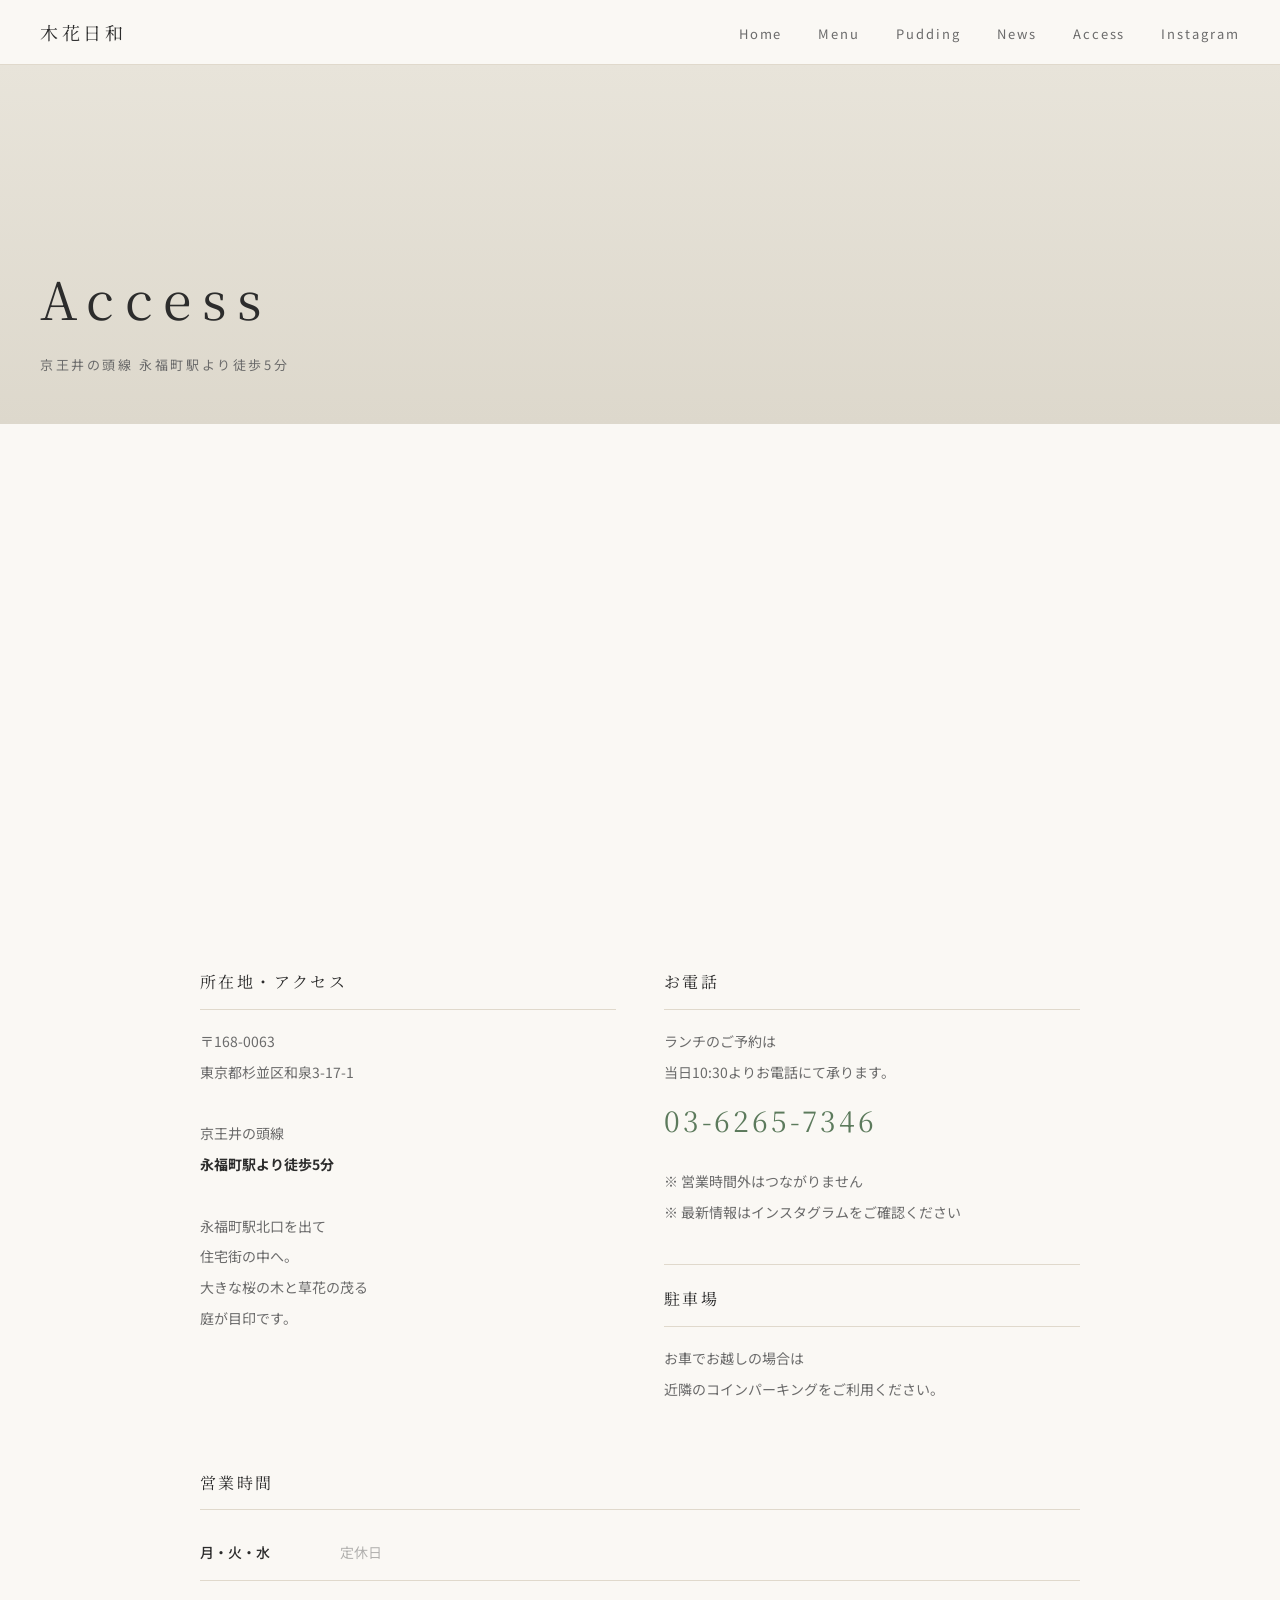
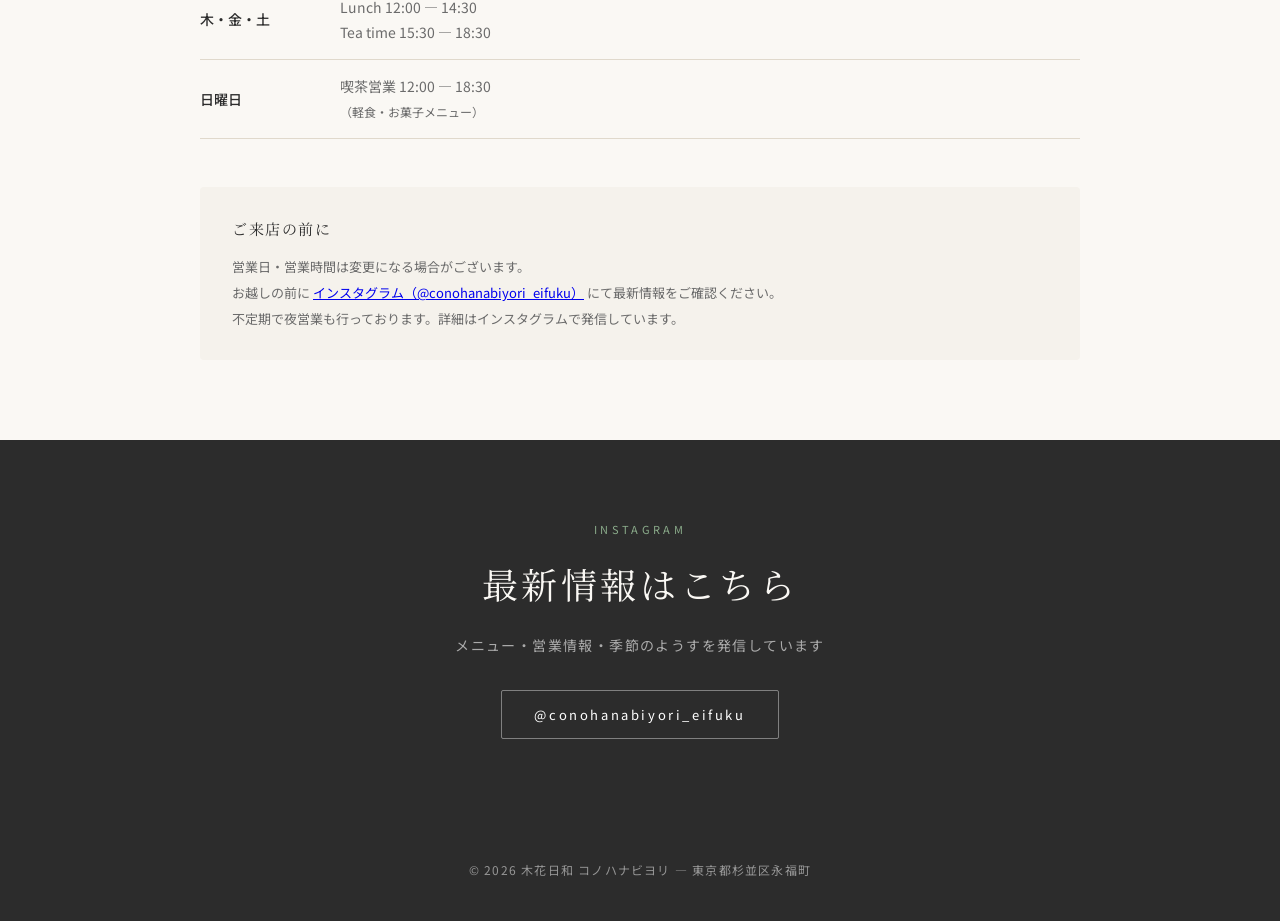
<file: access.html>
<!DOCTYPE html>
<html lang="ja">
<head>
    <meta charset="UTF-8">
    <meta name="viewport" content="width=device-width, initial-scale=1.0">
    <title>Access — 木花日和</title>
    <meta name="description" content="木花日和へのアクセス。京王井の頭線 永福町駅より徒歩5分。東京都杉並区和泉3-17-1。">
    <!-- SEO対策 -->
    <meta name="keywords" content="木花日和,アクセス,場所,永福町駅,杉並区和泉,地図,営業時間,予約">
    <meta name="robots" content="index, follow">
    <link rel="canonical" href="https://ken0014.github.io/conohanabiyori-web/access.html">
    <link rel="preconnect" href="https://fonts.googleapis.com">
    <link href="https://fonts.googleapis.com/css2?family=Noto+Serif+JP:wght@400;500&family=Noto+Sans+JP:wght@400;500&display=swap" rel="stylesheet">
    <!-- OGP設定 -->
    <meta property="og:title" content="木花日和 - 永福町の古民家喫茶">
    <meta property="og:description" content="築90年の古民家一角にある小さな喫茶。大きな桜の木と草花の茂る庭が目印。東京・永福町。homemadecake&food naturalwine">
    <meta property="og:type" content="website">
    <meta property="og:url" content="https://ken0014.github.io/conohanabiyori-web/">
    <meta property="og:image" content="https://ken0014.github.io/conohanabiyori-web/images/ogp.jpg">
    <meta property="og:site_name" content="木花日和">
    <meta property="og:locale" content="ja_JP">
    <meta name="twitter:card" content="summary_large_image">
    <meta name="twitter:title" content="木花日和 - 永福町の古民家喫茶">
    <meta name="twitter:description" content="築90年の古民家一角にある小さな喫茶。大きな桜の木と草花の茂る庭が目印。東京・永福町。">
    <meta name="twitter:image" content="https://ken0014.github.io/conohanabiyori-web/images/ogp.jpg">
    <link rel="stylesheet" href="css/style.css">
    <style>
        .page-hero {
            height: 40vh;
            min-height: 280px;
            display: flex;
            flex-direction: column;
            justify-content: flex-end;
            padding: 48px 40px;
            background: linear-gradient(180deg, #e8e4da 0%, #ddd8cc 100%);
            margin-top: 64px;
        }
        .page-hero h1 {
            font-family: var(--font-serif);
            font-size: clamp(32px, 5vw, 52px);
            font-weight: 400;
            letter-spacing: 0.2em;
            color: var(--color-text);
        }
        .page-hero p {
            font-size: 13px;
            letter-spacing: 0.2em;
            color: var(--color-text-light);
            margin-top: 8px;
        }
        .access-section {
            padding: 80px 40px;
            max-width: 960px;
            margin: 0 auto;
        }
        .access-map {
            width: 100%;
            height: 400px;
            border: none;
            border-radius: 4px;
            filter: grayscale(15%);
            margin-bottom: 64px;
            display: block;
        }
        .access-details {
            display: grid;
            grid-template-columns: 1fr 1fr;
            gap: 48px;
            margin-bottom: 64px;
        }
        .access-block h3 {
            font-family: var(--font-serif);
            font-size: 16px;
            font-weight: 400;
            letter-spacing: 0.15em;
            color: var(--color-text);
            margin-bottom: 16px;
            padding-bottom: 12px;
            border-bottom: 1px solid var(--color-border);
        }
        .access-block p {
            font-size: 14px;
            color: var(--color-text-light);
            line-height: 2.2;
        }
        .access-block a {
            color: var(--color-accent);
            text-decoration: none;
        }
        .hours-table {
            width: 100%;
            border-collapse: collapse;
            font-size: 14px;
        }
        .hours-table tr {
            border-bottom: 1px solid var(--color-border);
        }
        .hours-table td {
            padding: 14px 0;
            color: var(--color-text-light);
            line-height: 1.8;
        }
        .hours-table td:first-child {
            color: var(--color-text);
            font-weight: 500;
            width: 140px;
        }
        .hours-table .closed {
            color: var(--color-text-light);
            opacity: 0.5;
        }
        .note-box {
            background: #f5f2ec;
            border-radius: 4px;
            padding: 28px 32px;
            margin-top: 48px;
        }
        .note-box h3 {
            font-family: var(--font-serif);
            font-size: 15px;
            font-weight: 400;
            letter-spacing: 0.1em;
            color: var(--color-text);
            margin-bottom: 12px;
        }
        .note-box p {
            font-size: 13px;
            color: var(--color-text-light);
            line-height: 2;
        }
        .tel-link {
            font-family: var(--font-serif);
            font-size: 28px;
            color: var(--color-accent);
            text-decoration: none;
            letter-spacing: 0.1em;
            display: inline-block;
            margin: 8px 0;
        }
        @media (max-width: 768px) {
            .access-details {
                grid-template-columns: 1fr;
                gap: 32px;
            }
            .access-section {
                padding: 48px 20px;
            }
            .page-hero {
                padding: 32px 20px;
            }
        }
    </style>
</head>
<body>

    <nav>
        <a href="index.html" class="nav-logo">木花日和</a>
        <button class="hamburger" id="hamburger" aria-label="メニュー">
            <span></span>
            <span></span>
            <span></span>
        </button>
        <ul class="nav-links" id="nav-links">
            <li><a href="index.html">Home</a></li>
            <li><a href="menu.html">Menu</a></li>
            <li><a href="gallery.html">Pudding</a></li>
            <li><a href="news.html">News</a></li>
            <li><a href="access.html">Access</a></li>
            <li><a href="https://www.instagram.com/conohanabiyori_eifuku/" target="_blank">Instagram</a></li>
        </ul>
    </nav>

    <div class="page-hero">
        <h1>Access</h1>
        <p>京王井の頭線 永福町駅より徒歩5分</p>
    </div>

    <div class="access-section">

        <!-- 地図 -->
        <iframe
            class="access-map"
            src="https://www.google.com/maps/embed?pb=!1m18!1m12!1m3!1d3242.073!2d139.6436875!3d35.6767952!2m3!1f0!2f0!3f0!3m2!1i1024!2i768!4f13.1!3m3!1m2!1s0x6018f39dd352de5d%3A0xfa0f48b3ba2a3330!2z5p2x6Iqx5pel5ZKM!5e0!3m2!1sja!2sjp!4v1711234567890"
            allowfullscreen=""
            loading="lazy"
            referrerpolicy="no-referrer-when-downgrade">
        </iframe>

        <!-- 基本情報・営業時間 -->
        <div class="access-details">

            <div class="access-block">
                <h3>所在地・アクセス</h3>
                <p>
                    〒168-0063<br>
                    東京都杉並区和泉3-17-1<br>
                    <br>
                    京王井の頭線<br>
                    <strong style="color: var(--color-text);">永福町駅より徒歩5分</strong><br>
                    <br>
                    永福町駅北口を出て<br>
                    住宅街の中へ。<br>
                    大きな桜の木と草花の茂る<br>
                    庭が目印です。
                </p>
            </div>

            <div class="access-block">
                <h3>お電話</h3>
                <p>ランチのご予約は<br>当日10:30よりお電話にて承ります。</p>
                <a href="tel:0362657346" class="tel-link">03-6265-7346</a>
                <p style="margin-top: 12px;">
                    ※ 営業時間外はつながりません<br>
                    ※ 最新情報はインスタグラムをご確認ください
                </p>
                <br>
                <h3 style="border-top: 1px solid var(--color-border); padding-top: 20px; margin-top: 8px;">駐車場</h3>
                <p>お車でお越しの場合は<br>近隣のコインパーキングをご利用ください。</p>
            </div>

        </div>

        <!-- 営業時間表 -->
        <div class="access-block">
            <h3>営業時間</h3>
            <table class="hours-table">
                <tr>
                    <td>月・火・水</td>
                    <td class="closed">定休日</td>
                </tr>
                <tr>
                    <td>木・金・土</td>
                    <td>
                        Lunch 12:00 — 14:30<br>
                        Tea time 15:30 — 18:30
                    </td>
                </tr>
                <tr>
                    <td>日曜日</td>
                    <td>
                        喫茶営業 12:00 — 18:30<br>
                        <span style="font-size: 12px;">（軽食・お菓子メニュー）</span>
                    </td>
                </tr>
            </table>
        </div>

        <!-- お知らせ -->
        <div class="note-box">
            <h3>ご来店の前に</h3>
            <p>
                営業日・営業時間は変更になる場合がございます。<br>
                お越しの前に <a href="https://www.instagram.com/conohanabiyori_eifuku/" target="_blank">インスタグラム（@conohanabiyori_eifuku）</a> にて最新情報をご確認ください。<br>
                不定期で夜営業も行っております。詳細はインスタグラムで発信しています。
            </p>
        </div>

    </div>

    <!-- インスタグラムセクション -->
    <div class="instagram-section">
        <p class="section-label">Instagram</p>
        <h2 class="section-title">最新情報はこちら</h2>
        <p style="font-size: 14px; color: rgba(255,255,255,0.6); letter-spacing: 0.1em;">
            メニュー・営業情報・季節のようすを発信しています
        </p>
        <a href="https://www.instagram.com/conohanabiyori_eifuku/" target="_blank" class="instagram-link">
            @conohanabiyori_eifuku
        </a>
    </div>

    <footer>
        <p>© 2026 木花日和 コノハナビヨリ — 東京都杉並区永福町</p>
    </footer>

    <script>
        const hamburger = document.getElementById('hamburger');
        const navLinks = document.getElementById('nav-links');
        if (hamburger) {
            hamburger.addEventListener('click', () => {
                hamburger.classList.toggle('active');
                navLinks.classList.toggle('open');
            });
            navLinks.querySelectorAll('a').forEach(link => {
                link.addEventListener('click', () => {
                    hamburger.classList.remove('active');
                    navLinks.classList.remove('open');
                });
            });
        }

        const observer = new IntersectionObserver((entries) => {
            entries.forEach(entry => {
                if (entry.isIntersecting) {
                    entry.target.classList.add('visible');
                }
            });
        }, { threshold: 0.1 });

        document.querySelectorAll('.fade-in').forEach(el => {
            observer.observe(el);
        });
    </script>

</body>
</html>
</file>
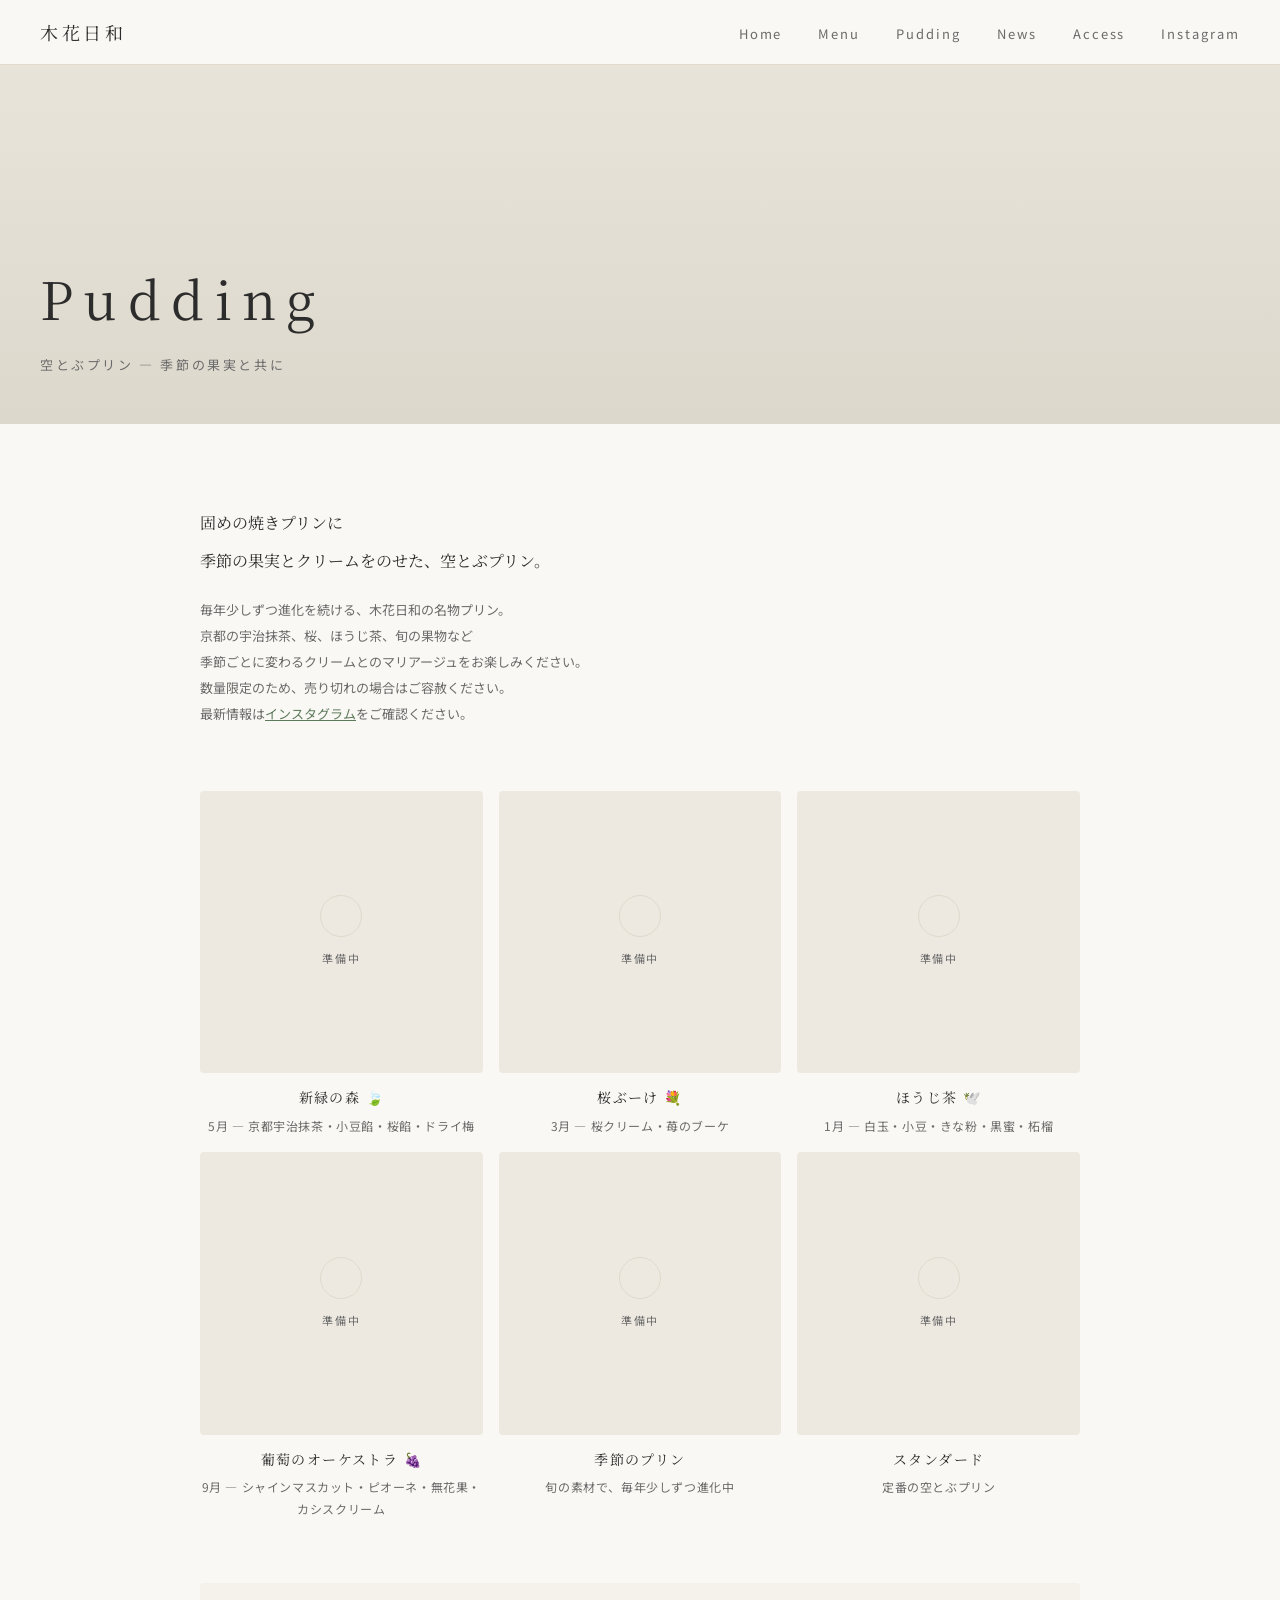
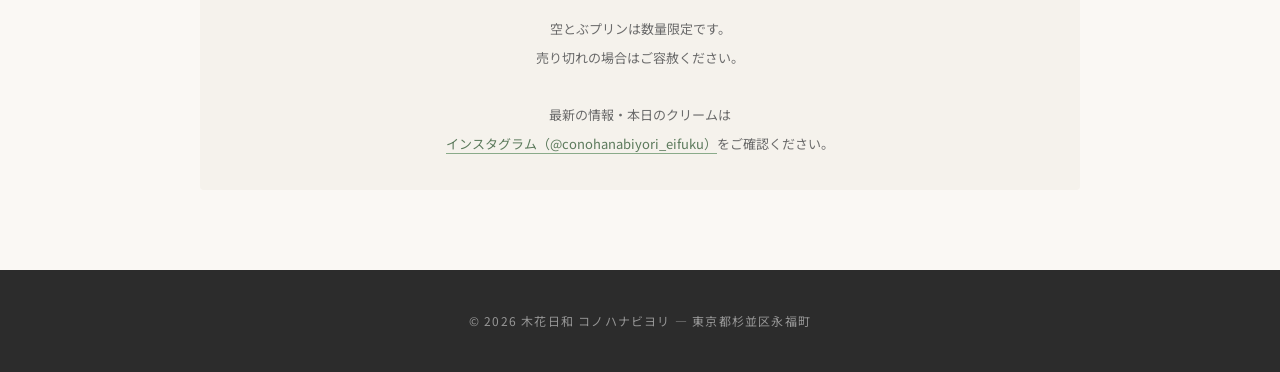
<file: gallery.html>
<!DOCTYPE html>
<html lang="ja">
<head>
    <meta charset="UTF-8">
    <meta name="viewport" content="width=device-width, initial-scale=1.0">
    <title>Pudding — 木花日和</title>
    <meta name="description" content="木花日和の名物・空とぶプリン。季節ごとに変わるクリームと固めの焼きプリンのマリアージュ。">
    <link rel="preconnect" href="https://fonts.googleapis.com">
    <link href="https://fonts.googleapis.com/css2?family=Noto+Serif+JP:wght@400;500&family=Noto+Sans+JP:wght@400;500&display=swap" rel="stylesheet">
    <!-- OGP設定 -->
    <meta property="og:title" content="Pudding — 木花日和">
    <meta property="og:description" content="木花日和の名物・空とぶプリン。季節ごとに変わるクリームと固めの焼きプリンのマリアージュ。">
    <meta property="og:type" content="website">
    <meta property="og:url" content="https://ken0014.github.io/conohanabiyori-web/gallery.html">
    <meta property="og:image" content="https://ken0014.github.io/conohanabiyori-web/images/ogp.jpg">
    <meta property="og:site_name" content="木花日和">
    <meta property="og:locale" content="ja_JP">
    <link rel="stylesheet" href="css/style.css">
    <style>
        .page-hero {
            height: 40vh;
            min-height: 280px;
            display: flex;
            flex-direction: column;
            justify-content: flex-end;
            padding: 48px 40px;
            background: linear-gradient(180deg, #e8e4da 0%, #ddd8cc 100%);
            margin-top: 64px;
        }
        .page-hero h1 {
            font-family: var(--font-serif);
            font-size: clamp(32px, 5vw, 52px);
            font-weight: 400;
            letter-spacing: 0.2em;
            color: var(--color-text);
        }
        .page-hero p {
            font-size: 13px;
            letter-spacing: 0.2em;
            color: var(--color-text-light);
            margin-top: 8px;
        }
        .pudding-section {
            padding: 80px 40px;
            max-width: 960px;
            margin: 0 auto;
        }
        .pudding-intro {
            max-width: 600px;
            margin-bottom: 64px;
        }
        .pudding-intro p {
            font-family: var(--font-serif);
            font-size: 16px;
            line-height: 2.4;
            color: var(--color-text);
            margin-bottom: 16px;
        }
        .pudding-intro .note {
            font-size: 13px;
            color: var(--color-text-light);
            line-height: 2;
            font-family: var(--font-sans);
        }
        .pudding-grid {
            display: grid;
            grid-template-columns: repeat(3, 1fr);
            gap: 16px;
        }
        .pudding-item {
            display: flex;
            flex-direction: column;
            gap: 12px;
        }
        .pudding-photo {
            aspect-ratio: 1;
            overflow: hidden;
            border-radius: 4px;
            background: #ede9e1;
            position: relative;
        }
        .pudding-photo img {
            width: 100%;
            height: 100%;
            object-fit: cover;
            transition: transform 0.5s ease;
        }
        .pudding-photo:hover img {
            transform: scale(1.04);
        }
        .pudding-placeholder {
            width: 100%;
            height: 100%;
            display: flex;
            flex-direction: column;
            align-items: center;
            justify-content: center;
            gap: 12px;
            color: var(--color-text-light);
        }
        .pudding-placeholder::before {
            content: '';
            width: 40px;
            height: 40px;
            border: 1px solid var(--color-border);
            border-radius: 50%;
        }
        .pudding-placeholder span {
            font-size: 11px;
            letter-spacing: 0.15em;
        }
        .pudding-caption {
            text-align: center;
        }
        .pudding-caption h3 {
            font-family: var(--font-serif);
            font-size: 14px;
            font-weight: 400;
            letter-spacing: 0.1em;
            color: var(--color-text);
            margin-bottom: 4px;
        }
        .pudding-caption p {
            font-size: 12px;
            color: var(--color-text-light);
            letter-spacing: 0.05em;
        }
        .pudding-note {
            background: #f5f2ec;
            border-radius: 4px;
            padding: 32px;
            margin-top: 64px;
            text-align: center;
        }
        .pudding-note p {
            font-size: 13px;
            color: var(--color-text-light);
            line-height: 2.2;
        }
        .pudding-note a {
            color: var(--color-accent);
            text-decoration: none;
            border-bottom: 1px solid var(--color-accent-light);
        }
        @media (max-width: 768px) {
            .pudding-section {
                padding: 48px 20px;
            }
            .page-hero {
                padding: 32px 20px;
            }
            .pudding-grid {
                grid-template-columns: repeat(2, 1fr);
                gap: 12px;
            }
        }
    </style>
</head>
<body>

    <nav>
        <a href="index.html" class="nav-logo">木花日和</a>
        <button class="hamburger" id="hamburger" aria-label="メニュー">
            <span></span>
            <span></span>
            <span></span>
        </button>
        <ul class="nav-links" id="nav-links">
            <li><a href="index.html">Home</a></li>
            <li><a href="menu.html">Menu</a></li>
            <li><a href="gallery.html">Pudding</a></li>
            <li><a href="news.html">News</a></li>
            <li><a href="access.html">Access</a></li>
            <li><a href="https://www.instagram.com/conohanabiyori_eifuku/" target="_blank">Instagram</a></li>
        </ul>
    </nav>

    <div class="page-hero">
        <h1>Pudding</h1>
        <p>空とぶプリン — 季節の果実と共に</p>
    </div>

    <div class="pudding-section">

        <!-- イントロ -->
        <div class="pudding-intro fade-in">
            <p>
                固めの焼きプリンに<br>
                季節の果実とクリームをのせた、空とぶプリン。
            </p>
            <p class="note">
                毎年少しずつ進化を続ける、木花日和の名物プリン。<br>
                京都の宇治抹茶、桜、ほうじ茶、旬の果物など<br>
                季節ごとに変わるクリームとのマリアージュをお楽しみください。<br>
                数量限定のため、売り切れの場合はご容赦ください。<br>
                最新情報は<a href="https://www.instagram.com/conohanabiyori_eifuku/" target="_blank" style="color: var(--color-accent);">インスタグラム</a>をご確認ください。
            </p>
        </div>

        <!-- プリングリッド -->
        <div class="pudding-grid">

            <div class="pudding-item fade-in">
                <div class="pudding-photo">
                    <div class="pudding-placeholder">
                        <span>準備中</span>
                    </div>
                </div>
                <div class="pudding-caption">
                    <h3>新緑の森 🍃</h3>
                    <p>5月 — 京都宇治抹茶・小豆餡・桜餡・ドライ梅</p>
                </div>
            </div>

            <div class="pudding-item fade-in fade-in-delay-1">
                <div class="pudding-photo">
                    <div class="pudding-placeholder">
                        <span>準備中</span>
                    </div>
                </div>
                <div class="pudding-caption">
                    <h3>桜ぶーけ 💐</h3>
                    <p>3月 — 桜クリーム・苺のブーケ</p>
                </div>
            </div>

            <div class="pudding-item fade-in fade-in-delay-2">
                <div class="pudding-photo">
                    <div class="pudding-placeholder">
                        <span>準備中</span>
                    </div>
                </div>
                <div class="pudding-caption">
                    <h3>ほうじ茶 🕊️</h3>
                    <p>1月 — 白玉・小豆・きな粉・黒蜜・柘榴</p>
                </div>
            </div>

            <div class="pudding-item fade-in">
                <div class="pudding-photo">
                    <div class="pudding-placeholder">
                        <span>準備中</span>
                    </div>
                </div>
                <div class="pudding-caption">
                    <h3>葡萄のオーケストラ 🍇</h3>
                    <p>9月 — シャインマスカット・ピオーネ・無花果・カシスクリーム</p>
                </div>
            </div>

            <div class="pudding-item fade-in fade-in-delay-1">
                <div class="pudding-photo">
                    <div class="pudding-placeholder">
                        <span>準備中</span>
                    </div>
                </div>
                <div class="pudding-caption">
                    <h3>季節のプリン</h3>
                    <p>旬の素材で、毎年少しずつ進化中</p>
                </div>
            </div>

            <div class="pudding-item fade-in fade-in-delay-2">
                <div class="pudding-photo">
                    <div class="pudding-placeholder">
                        <span>準備中</span>
                    </div>
                </div>
                <div class="pudding-caption">
                    <h3>スタンダード</h3>
                    <p>定番の空とぶプリン</p>
                </div>
            </div>

        </div>

        <!-- 注意書き -->
        <div class="pudding-note fade-in">
            <p>
                空とぶプリンは数量限定です。<br>
                売り切れの場合はご容赦ください。<br>
                <br>
                最新の情報・本日のクリームは<br>
                <a href="https://www.instagram.com/conohanabiyori_eifuku/" target="_blank">インスタグラム（@conohanabiyori_eifuku）</a>をご確認ください。
            </p>
        </div>

    </div>

    <footer>
        <p>© 2026 木花日和 コノハナビヨリ — 東京都杉並区永福町</p>
    </footer>

    <script>
        const hamburger = document.getElementById('hamburger');
        const navLinks = document.getElementById('nav-links');
        if (hamburger) {
            hamburger.addEventListener('click', () => {
                hamburger.classList.toggle('active');
                navLinks.classList.toggle('open');
            });
            navLinks.querySelectorAll('a').forEach(link => {
                link.addEventListener('click', () => {
                    hamburger.classList.remove('active');
                    navLinks.classList.remove('open');
                });
            });
        }
        const observer = new IntersectionObserver((entries) => {
            entries.forEach(entry => {
                if (entry.isIntersecting) {
                    entry.target.classList.add('visible');
                }
            });
        }, { threshold: 0.1 });
        document.querySelectorAll('.fade-in').forEach(el => {
            observer.observe(el);
        });
    </script>

</body>
</html>
</file>
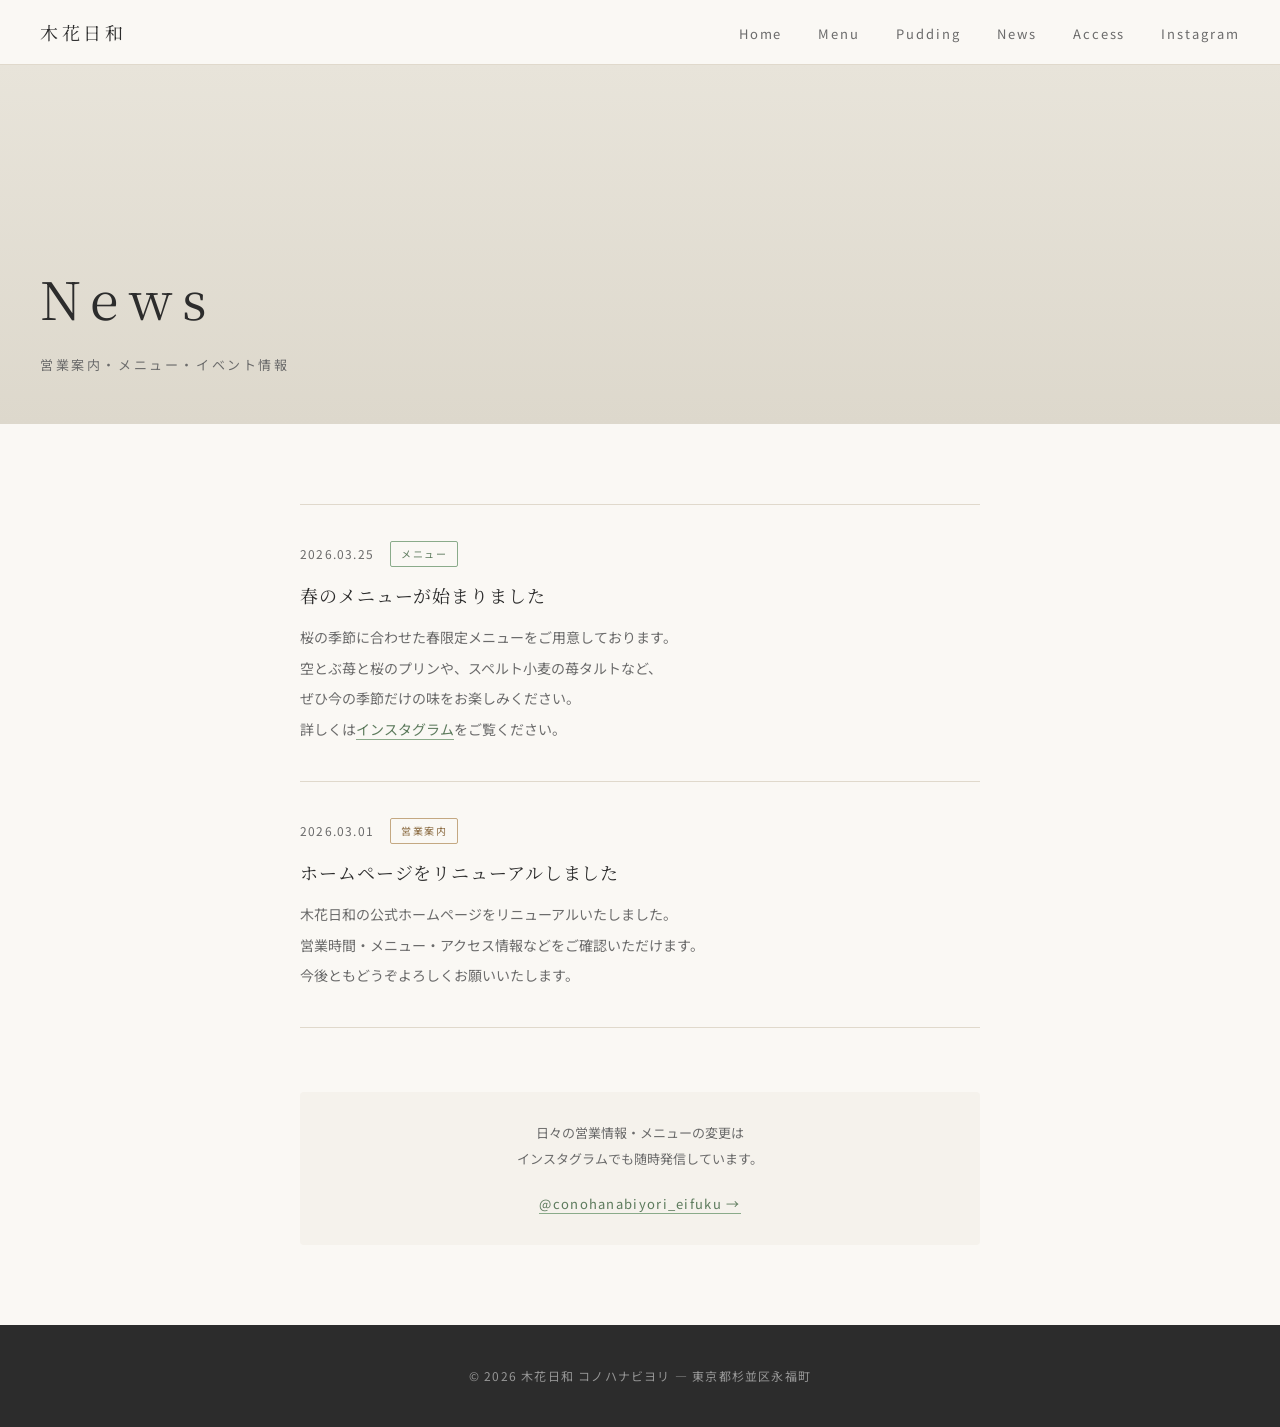
<file: news.html>
<!DOCTYPE html>
<html lang="ja">
<head>
    <meta charset="UTF-8">
    <meta name="viewport" content="width=device-width, initial-scale=1.0">
    <title>News — 木花日和</title>
    <meta name="description" content="木花日和のお知らせ。営業日変更・季節メニュー・イベント情報など。">
    <!-- SEO対策 -->
    <meta name="keywords" content="木花日和,お知らせ,営業案内,メニュー情報,イベント,永福町">
    <meta name="robots" content="index, follow">
    <link rel="canonical" href="https://ken0014.github.io/conohanabiyori-web/news.html">
    <link rel="preconnect" href="https://fonts.googleapis.com">
    <link href="https://fonts.googleapis.com/css2?family=Noto+Serif+JP:wght@400;500&family=Noto+Sans+JP:wght@400;500&display=swap" rel="stylesheet">
    <!-- OGP設定 -->
    <meta property="og:title" content="News — 木花日和">
    <meta property="og:description" content="木花日和のお知らせ。営業日変更・季節メニュー・イベント情報など。">
    <meta property="og:type" content="website">
    <meta property="og:url" content="https://ken0014.github.io/conohanabiyori-web/news.html">
    <meta property="og:image" content="https://ken0014.github.io/conohanabiyori-web/images/ogp.jpg">
    <meta property="og:site_name" content="木花日和">
    <meta property="og:locale" content="ja_JP">
    <link rel="stylesheet" href="css/style.css">
    <style>
        .page-hero {
            height: 40vh;
            min-height: 280px;
            display: flex;
            flex-direction: column;
            justify-content: flex-end;
            padding: 48px 40px;
            background: linear-gradient(180deg, #e8e4da 0%, #ddd8cc 100%);
            margin-top: 64px;
        }
        .page-hero h1 {
            font-family: var(--font-serif);
            font-size: clamp(32px, 5vw, 52px);
            font-weight: 400;
            letter-spacing: 0.2em;
            color: var(--color-text);
        }
        .page-hero p {
            font-size: 13px;
            letter-spacing: 0.2em;
            color: var(--color-text-light);
            margin-top: 8px;
        }
        .news-section {
            padding: 80px 40px;
            max-width: 760px;
            margin: 0 auto;
        }
        .news-list {
            list-style: none;
        }
        .news-item {
            border-bottom: 1px solid var(--color-border);
            padding: 36px 0;
        }
        .news-item:first-child {
            border-top: 1px solid var(--color-border);
        }
        .news-meta {
            display: flex;
            align-items: center;
            gap: 16px;
            margin-bottom: 14px;
        }
        .news-date {
            font-size: 12px;
            color: var(--color-text-light);
            letter-spacing: 0.1em;
        }
        .news-tag {
            display: inline-block;
            font-size: 10px;
            letter-spacing: 0.15em;
            padding: 3px 10px;
            border-radius: 2px;
            border: 1px solid var(--color-accent-light);
            color: var(--color-accent);
        }
        .news-tag.holiday {
            border-color: #c4a882;
            color: #8a6a40;
        }
        .news-tag.menu {
            border-color: var(--color-accent-light);
            color: var(--color-accent);
        }
        .news-tag.event {
            border-color: #a882c4;
            color: #6a408a;
        }
        .news-title {
            font-family: var(--font-serif);
            font-size: 18px;
            font-weight: 400;
            letter-spacing: 0.05em;
            color: var(--color-text);
            margin-bottom: 12px;
            line-height: 1.6;
        }
        .news-body {
            font-size: 14px;
            color: var(--color-text-light);
            line-height: 2.2;
        }
        .news-body a {
            color: var(--color-accent);
            text-decoration: none;
            border-bottom: 1px solid var(--color-accent-light);
        }
        .news-empty {
            text-align: center;
            padding: 80px 0;
            color: var(--color-text-light);
            font-size: 14px;
            line-height: 2;
        }
        .instagram-note {
            background: #f5f2ec;
            border-radius: 4px;
            padding: 28px 32px;
            margin-top: 64px;
            text-align: center;
        }
        .instagram-note p {
            font-size: 13px;
            color: var(--color-text-light);
            line-height: 2;
            margin-bottom: 16px;
        }
        .instagram-note a {
            color: var(--color-accent);
            text-decoration: none;
            border-bottom: 1px solid var(--color-accent-light);
            font-size: 13px;
            letter-spacing: 0.1em;
        }
        @media (max-width: 768px) {
            .news-section {
                padding: 48px 20px;
            }
            .page-hero {
                padding: 32px 20px;
            }
        }
    </style>
</head>
<body>

    <nav>
        <a href="index.html" class="nav-logo">木花日和</a>
        <button class="hamburger" id="hamburger" aria-label="メニュー">
            <span></span>
            <span></span>
            <span></span>
        </button>
        <ul class="nav-links" id="nav-links">
            <li><a href="index.html">Home</a></li>
            <li><a href="menu.html">Menu</a></li>
            <li><a href="gallery.html">Pudding</a></li>
            <li><a href="news.html">News</a></li>
            <li><a href="access.html">Access</a></li>
            <li><a href="https://www.instagram.com/conohanabiyori_eifuku/" target="_blank">Instagram</a></li>
        </ul>
    </nav>

    <div class="page-hero">
        <h1>News</h1>
        <p>営業案内・メニュー・イベント情報</p>
    </div>

    <div class="news-section">

        <ul class="news-list">

            <!-- お知らせ例：ここに追加していく -->
            <li class="news-item fade-in">
                <div class="news-meta">
                    <span class="news-date">2026.03.25</span>
                    <span class="news-tag menu">メニュー</span>
                </div>
                <h2 class="news-title">春のメニューが始まりました</h2>
                <p class="news-body">
                    桜の季節に合わせた春限定メニューをご用意しております。<br>
                    空とぶ苺と桜のプリンや、スペルト小麦の苺タルトなど、<br>
                    ぜひ今の季節だけの味をお楽しみください。<br>
                    詳しくは<a href="https://www.instagram.com/conohanabiyori_eifuku/" target="_blank">インスタグラム</a>をご覧ください。
                </p>
            </li>

            <li class="news-item fade-in">
                <div class="news-meta">
                    <span class="news-date">2026.03.01</span>
                    <span class="news-tag holiday">営業案内</span>
                </div>
                <h2 class="news-title">ホームページをリニューアルしました</h2>
                <p class="news-body">
                    木花日和の公式ホームページをリニューアルいたしました。<br>
                    営業時間・メニュー・アクセス情報などをご確認いただけます。<br>
                    今後ともどうぞよろしくお願いいたします。
                </p>
            </li>

        </ul>

        <!-- お知らせがない場合（上のリストを消したときに使う） -->
        <!--
        <div class="news-empty">
            <p>現在お知らせはありません。<br>最新情報はインスタグラムをご確認ください。</p>
        </div>
        -->

        <div class="instagram-note">
            <p>
                日々の営業情報・メニューの変更は<br>
                インスタグラムでも随時発信しています。
            </p>
            <a href="https://www.instagram.com/conohanabiyori_eifuku/" target="_blank">
                @conohanabiyori_eifuku →
            </a>
        </div>

    </div>

    <footer>
        <p>© 2026 木花日和 コノハナビヨリ — 東京都杉並区永福町</p>
    </footer>

    <script>
        const hamburger = document.getElementById('hamburger');
        const navLinks = document.getElementById('nav-links');
        if (hamburger) {
            hamburger.addEventListener('click', () => {
                hamburger.classList.toggle('active');
                navLinks.classList.toggle('open');
            });
            navLinks.querySelectorAll('a').forEach(link => {
                link.addEventListener('click', () => {
                    hamburger.classList.remove('active');
                    navLinks.classList.remove('open');
                });
            });
        }
        const observer = new IntersectionObserver((entries) => {
            entries.forEach(entry => {
                if (entry.isIntersecting) {
                    entry.target.classList.add('visible');
                }
            });
        }, { threshold: 0.1 });
        document.querySelectorAll('.fade-in').forEach(el => {
            observer.observe(el);
        });
    </script>

</body>
</html>
</file>
<file: css/style.css>
* {
    margin: 0;
    padding: 0;
    box-sizing: border-box;
}

:root {
    --color-bg: #faf8f4;
    --color-text: #2c2c2c;
    --color-text-light: #6b6b6b;
    --color-accent: #5c7a5c;
    --color-accent-light: #8aab8a;
    --color-border: #e0d9cc;
    --font-serif: 'Noto Serif JP', serif;
    --font-sans: 'Noto Sans JP', sans-serif;
}

body {
    background-color: var(--color-bg);
    color: var(--color-text);
    font-family: var(--font-sans);
    line-height: 1.8;
}

/* ナビゲーション */
nav {
    position: fixed;
    top: 0;
    width: 100%;
    background: rgba(250, 248, 244, 0.95);
    backdrop-filter: blur(8px);
    border-bottom: 1px solid var(--color-border);
    z-index: 100;
    padding: 16px 40px;
    display: flex;
    justify-content: space-between;
    align-items: center;
}

.nav-logo {
    font-family: var(--font-serif);
    font-size: 18px;
    letter-spacing: 0.2em;
    color: var(--color-text);
    text-decoration: none;
}

.nav-links {
    display: flex;
    gap: 36px;
    list-style: none;
}

.nav-links a {
    text-decoration: none;
    color: var(--color-text-light);
    font-size: 13px;
    letter-spacing: 0.15em;
    transition: color 0.3s;
}

.nav-links a:hover {
    color: var(--color-accent);
}

/* ヒーローセクション */
.hero {
    height: 100svh;
    min-height: 100vh;
    display: flex;
    flex-direction: column;
    justify-content: center;
    align-items: center;
    text-align: center;
    padding: 0 20px;
    position: relative;
    overflow: hidden;
}

.hero-slides {
    position: absolute;
    top: 0; left: 0;
    width: 100%; height: 100%;
    z-index: 0;
}

.hero-slide {
    position: absolute;
    top: 0; left: 0;
    width: 100%; height: 100%;
    background-size: cover;
    background-position: center 30%;
    opacity: 0;
    transition: opacity 1.5s ease;
    will-change: opacity;
}

.hero-slide.active {
    opacity: 0.75;
    z-index: 1;
}

.hero-slide:not(.active) + .hero-slide:not(.active):not(:first-child),
.hero-slides::before {
    background: linear-gradient(
        180deg,
        #f0ede6 0%,
        #e8e4da 50%,
        #ddd8cc 100%
    );
}

/* 写真がない場合のフォールバック */
.hero-slides {
    background: linear-gradient(
        180deg,
        #f0ede6 0%,
        #e8e4da 50%,
        #ddd8cc 100%
    );
}

.hero::before {
    content: '';
    position: absolute;
    top: 0; left: 0;
    width: 100%; height: 100%;
    background: rgba(240, 237, 230, 0.35);
    z-index: 1;
}

.hero-content {
    position: relative;
    z-index: 2;
}

.hero-logo {
    width: 160px;
    margin-bottom: 32px;
    mix-blend-mode: multiply;
    opacity: 0.88;
}

.hero-title {
    font-family: var(--font-serif);
    font-size: clamp(28px, 5vw, 48px);
    font-weight: 400;
    letter-spacing: 0.3em;
    margin-bottom: 16px;
    color: var(--color-text);
}

.hero-subtitle {
    font-size: 14px;
    letter-spacing: 0.2em;
    color: var(--color-text-light);
    margin-bottom: 48px;
}

.hero-badge {
    display: inline-block;
    border: 1px solid var(--color-accent);
    color: var(--color-accent);
    padding: 10px 28px;
    font-size: 12px;
    letter-spacing: 0.2em;
    border-radius: 2px;
}

/* セクション共通 */
section {
    padding: 96px 40px;
    max-width: 960px;
    margin: 0 auto;
}

.section-label {
    font-size: 11px;
    letter-spacing: 0.3em;
    color: var(--color-accent);
    text-transform: uppercase;
    margin-bottom: 12px;
}

.section-title {
    font-family: var(--font-serif);
    font-size: clamp(24px, 4vw, 36px);
    font-weight: 400;
    letter-spacing: 0.1em;
    margin-bottom: 48px;
    color: var(--color-text);
}

.divider {
    width: 40px;
    height: 1px;
    background: var(--color-accent-light);
    margin: 24px 0;
}

/* コンセプトセクション */
.concept-text {
    font-family: var(--font-serif);
    font-size: clamp(16px, 2.5vw, 22px);
    line-height: 2.2;
    color: var(--color-text);
    max-width: 640px;
}

.concept-sub {
    font-size: 14px;
    color: var(--color-text-light);
    line-height: 2;
    margin-top: 24px;
    max-width: 560px;
}

/* 営業情報 */
.hours-grid {
    display: grid;
    grid-template-columns: 1fr 1fr;
    gap: 32px;
    margin-top: 48px;
}

.hours-card {
    background: #fff;
    border: 1px solid var(--color-border);
    padding: 32px;
    border-radius: 4px;
}

.hours-card h3 {
    font-family: var(--font-serif);
    font-size: 16px;
    font-weight: 400;
    letter-spacing: 0.15em;
    margin-bottom: 20px;
    color: var(--color-text);
}

.hours-card p {
    font-size: 13px;
    color: var(--color-text-light);
    line-height: 2;
}

.hours-card .time {
    font-size: 22px;
    font-family: var(--font-serif);
    color: var(--color-accent);
    margin: 8px 0;
    letter-spacing: 0.05em;
}

/* アクセス */
.access-grid {
    display: grid;
    grid-template-columns: 1fr 1fr;
    gap: 48px;
    align-items: start;
    margin-top: 48px;
}

.access-info p {
    font-size: 14px;
    color: var(--color-text-light);
    line-height: 2.2;
    margin-bottom: 8px;
}

.access-info strong {
    color: var(--color-text);
    font-weight: 500;
}

.map-embed {
    width: 100%;
    height: 280px;
    border: none;
    border-radius: 4px;
    filter: grayscale(20%);
}

/* インスタグラムリンク */
.instagram-section {
    background: var(--color-text);
    color: var(--color-bg);
    text-align: center;
    padding: 80px 40px;
}

.instagram-section .section-label {
    color: var(--color-accent-light);
}

.instagram-section .section-title {
    color: var(--color-bg);
    margin-bottom: 16px;
}

.instagram-link {
    display: inline-flex;
    align-items: center;
    gap: 10px;
    border: 1px solid rgba(255,255,255,0.4);
    color: #fff;
    text-decoration: none;
    padding: 12px 32px;
    font-size: 13px;
    letter-spacing: 0.2em;
    border-radius: 2px;
    margin-top: 32px;
    transition: background 0.3s;
}

.instagram-link:hover {
    background: rgba(255,255,255,0.1);
}

/* フッター */
footer {
    background: var(--color-text);
    color: rgba(255,255,255,0.5);
    text-align: center;
    padding: 40px;
    font-size: 12px;
    letter-spacing: 0.1em;
}

/* レスポンシブ */
@media (max-width: 768px) {
    nav {
        padding: 14px 20px;
    }

    .nav-links {
        gap: 20px;
    }

    section {
        padding: 64px 20px;
    }

    .hours-grid,
    .access-grid {
        grid-template-columns: 1fr;
    }
}
/* ハンバーガーメニュー */
.hamburger {
    display: none;
    flex-direction: column;
    gap: 5px;
    cursor: pointer;
    padding: 4px;
    background: none;
    border: none;
}

.hamburger span {
    display: block;
    width: 24px;
    height: 1.5px;
    background: var(--color-text);
    transition: all 0.3s;
}

.hamburger.active span:nth-child(1) {
    transform: translateY(6.5px) rotate(45deg);
}

.hamburger.active span:nth-child(2) {
    opacity: 0;
}

.hamburger.active span:nth-child(3) {
    transform: translateY(-6.5px) rotate(-45deg);
}

@media (max-width: 768px) {
    .hamburger {
        display: flex;
    }

    .nav-links {
        display: none;
        position: fixed;
        top: 57px;
        left: 0;
        width: 100%;
        background: rgba(250, 248, 244, 0.98);
        flex-direction: column;
        align-items: center;
        gap: 0;
        border-bottom: 1px solid var(--color-border);
        padding: 16px 0;
    }

    .nav-links.open {
        display: flex;
    }

    .nav-links li {
        width: 100%;
        text-align: center;
    }

    .nav-links a {
        display: block;
        padding: 16px;
        font-size: 14px;
    }
}

/* スクロールアニメーション */
.fade-in {
    opacity: 0;
    transform: translateY(24px);
    transition: opacity 0.7s ease, transform 0.7s ease;
}

.fade-in.visible {
    opacity: 1;
    transform: translateY(0);
}

.fade-in-delay-1 { transition-delay: 0.1s; }
.fade-in-delay-2 { transition-delay: 0.2s; }
.fade-in-delay-3 { transition-delay: 0.3s; }

.fade-in-delay-4 { transition-delay: 0.4s; }
</file>
